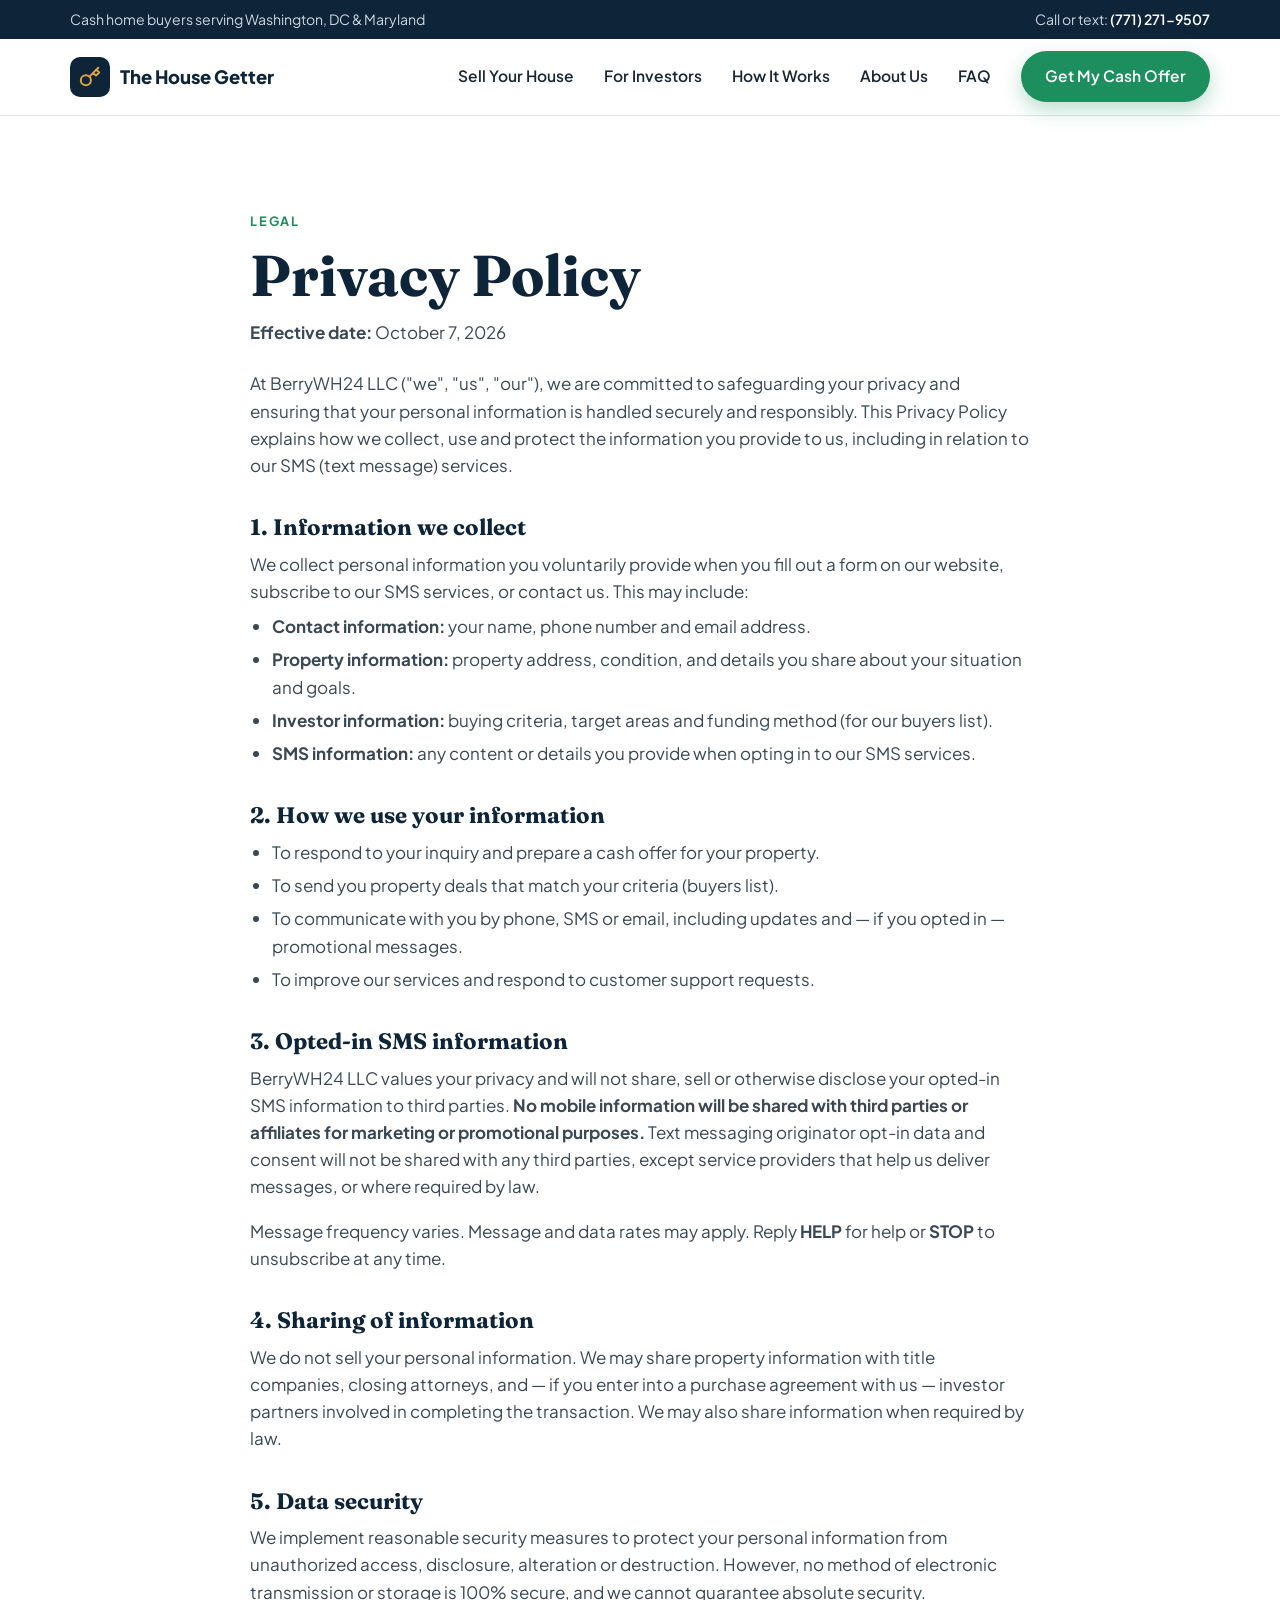
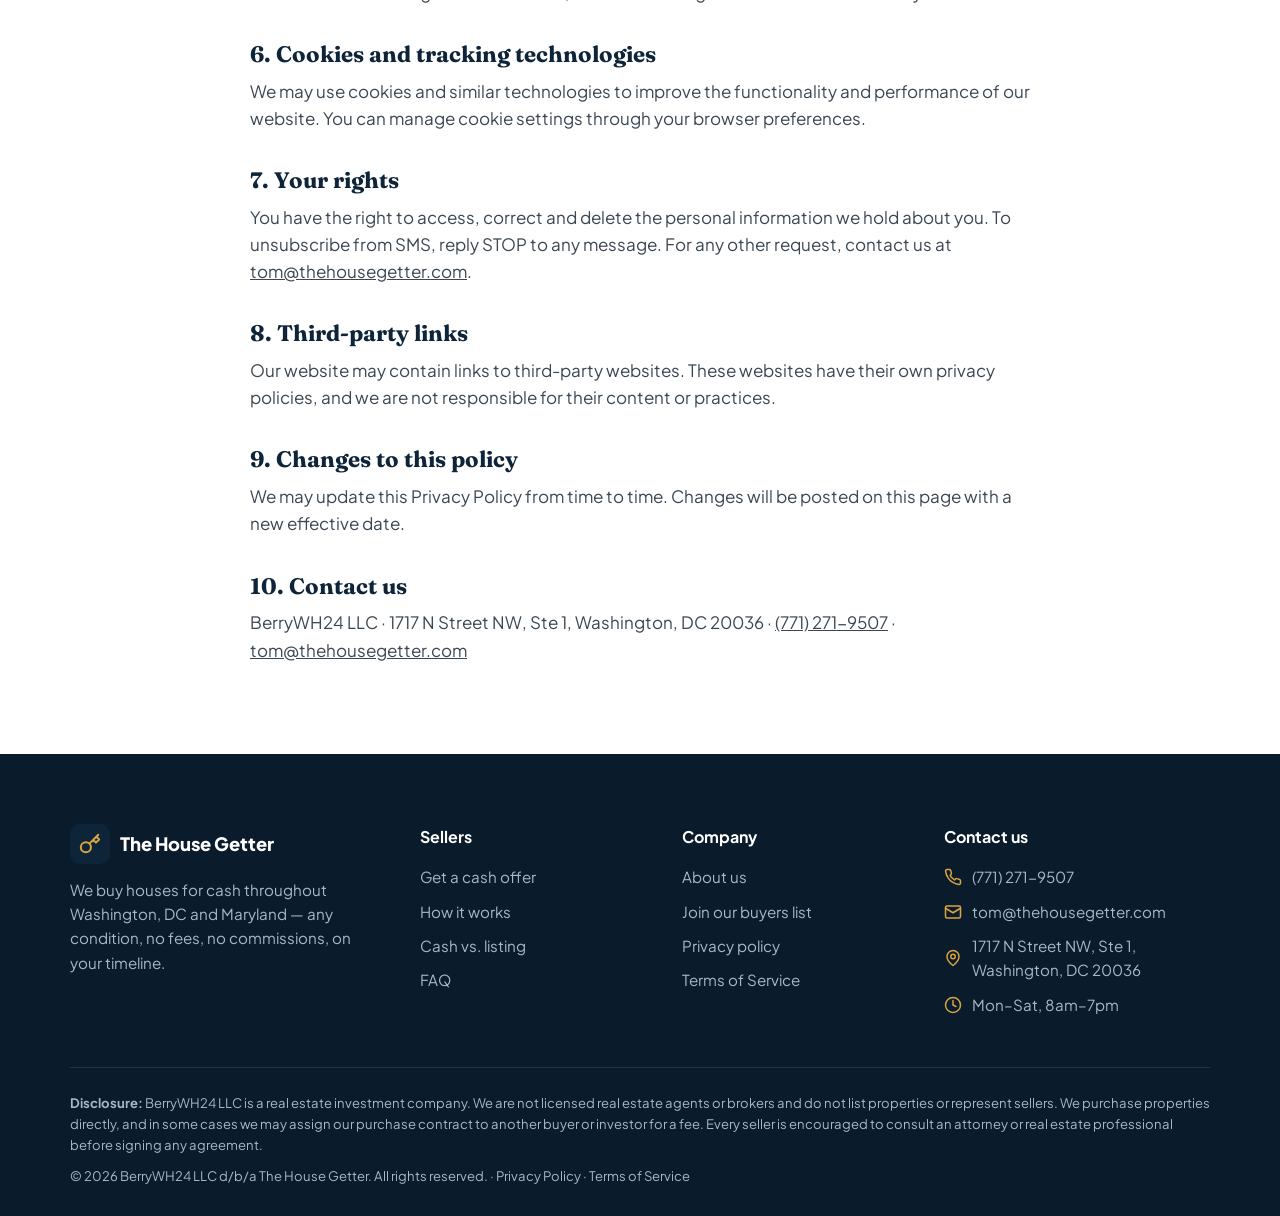
<file: privacy.html>
<!DOCTYPE html>
<html lang="en">
<head>
  <meta charset="UTF-8">
  <meta name="viewport" content="width=device-width, initial-scale=1">
  <title>Privacy Policy</title>
  <meta name="robots" content="noindex">
  <link rel="preconnect" href="https://fonts.googleapis.com">
  <link rel="preconnect" href="https://fonts.gstatic.com" crossorigin>
  <link href="https://fonts.googleapis.com/css2?family=Fraunces:opsz,wght@9..144,600;9..144,700&family=Plus+Jakarta+Sans:wght@400;500;600;700;800&display=swap" rel="stylesheet">
  <link rel="stylesheet" href="assets/styles.css">
</head>
<body data-page="privacy">
  <div id="site-header">
    <div class="topbar"><div class="container">
      <span class="hide-sm">Cash home buyers serving <span data-c="serviceArea">Washington, DC &amp; Maryland</span></span>
      <span>Call or text: <a data-href="tel" data-c="phone" href="tel:7712719507">(771) 271-9507</a></span>
    </div></div>
    <header class="site-header"><div class="container">
      <a href="index.html" class="logo"><span class="logo-mark"><svg width="22" height="22" viewBox="0 0 24 24" fill="none" stroke="currentColor" stroke-width="2.2" stroke-linecap="round" stroke-linejoin="round"><circle cx="7.5" cy="15.5" r="5.5"></circle><path d="m21 2-9.6 9.6M15.5 7.5l3 3L22 7l-3-3"></path></svg></span><span data-c="company">The House Getter</span></a>
      <button class="nav-toggle" aria-label="Open menu" aria-expanded="false"><span></span><span></span><span></span></button>
      <nav class="nav">
        <a href="sell.html">Sell Your House</a>
        <a href="buyers.html">For Investors</a>
        <a href="index.html#how">How It Works</a>
        <a href="about.html">About Us</a>
        <a href="index.html#faq">FAQ</a>
        <a href="sell.html#offer" class="btn btn-primary">Get My Cash Offer</a>
      </nav>
    </div></header></div>

  <main class="section">
    <div class="container legal">
      <span class="eyebrow">Legal</span>
      <h1>Privacy Policy</h1>
      <p style="margin-top:10px"><strong>Effective date:</strong> October 7, 2026</p>

      <p style="margin-top:24px">At <span data-c="legalName">BerryWH24 LLC</span> ("we", "us", "our"), we are committed to safeguarding your privacy and ensuring that your personal information is handled securely and responsibly. This Privacy Policy explains how we collect, use and protect the information you provide to us, including in relation to our SMS (text message) services.</p>

      <h2>1. Information we collect</h2>
      <p>We collect personal information you voluntarily provide when you fill out a form on our website, subscribe to our SMS services, or contact us. This may include:</p>
      <ul>
        <li><strong>Contact information:</strong> your name, phone number and email address.</li>
        <li><strong>Property information:</strong> property address, condition, and details you share about your situation and goals.</li>
        <li><strong>Investor information:</strong> buying criteria, target areas and funding method (for our buyers list).</li>
        <li><strong>SMS information:</strong> any content or details you provide when opting in to our SMS services.</li>
      </ul>

      <h2>2. How we use your information</h2>
      <ul>
        <li>To respond to your inquiry and prepare a cash offer for your property.</li>
        <li>To send you property deals that match your criteria (buyers list).</li>
        <li>To communicate with you by phone, SMS or email, including updates and — if you opted in — promotional messages.</li>
        <li>To improve our services and respond to customer support requests.</li>
      </ul>

      <h2>3. Opted-in SMS information</h2>
      <p><span data-c="legalName">BerryWH24 LLC</span> values your privacy and will not share, sell or otherwise disclose your opted-in SMS information to third parties. <strong>No mobile information will be shared with third parties or affiliates for marketing or promotional purposes.</strong> Text messaging originator opt-in data and consent will not be shared with any third parties, except service providers that help us deliver messages, or where required by law.</p>
      <p>Message frequency varies. Message and data rates may apply. Reply <strong>HELP</strong> for help or <strong>STOP</strong> to unsubscribe at any time.</p>

      <h2>4. Sharing of information</h2>
      <p>We do not sell your personal information. We may share property information with title companies, closing attorneys, and — if you enter into a purchase agreement with us — investor partners involved in completing the transaction. We may also share information when required by law.</p>

      <h2>5. Data security</h2>
      <p>We implement reasonable security measures to protect your personal information from unauthorized access, disclosure, alteration or destruction. However, no method of electronic transmission or storage is 100% secure, and we cannot guarantee absolute security.</p>

      <h2>6. Cookies and tracking technologies</h2>
      <p>We may use cookies and similar technologies to improve the functionality and performance of our website. You can manage cookie settings through your browser preferences.</p>

      <h2>7. Your rights</h2>
      <p>You have the right to access, correct and delete the personal information we hold about you. To unsubscribe from SMS, reply STOP to any message. For any other request, contact us at <a data-href="mailto" data-c="email">tom@thehousegetter.com</a>.</p>

      <h2>8. Third-party links</h2>
      <p>Our website may contain links to third-party websites. These websites have their own privacy policies, and we are not responsible for their content or practices.</p>

      <h2>9. Changes to this policy</h2>
      <p>We may update this Privacy Policy from time to time. Changes will be posted on this page with a new effective date.</p>

      <h2>10. Contact us</h2>
      <p><span data-c="legalName">BerryWH24 LLC</span> · <span data-c="address">1717 N Street NW, Ste 1, Washington, DC 20036</span> · <a data-href="tel" data-c="phone">(771) 271-9507</a> · <a data-href="mailto" data-c="email">tom@thehousegetter.com</a></p>
    </div>
  </main>

  <div id="site-footer">
    <footer class="site-footer"><div class="container">
      <div class="footer-grid">
        <div>
          <a href="index.html" class="logo"><span class="logo-mark"><svg width="22" height="22" viewBox="0 0 24 24" fill="none" stroke="currentColor" stroke-width="2.2" stroke-linecap="round" stroke-linejoin="round"><circle cx="7.5" cy="15.5" r="5.5"></circle><path d="m21 2-9.6 9.6M15.5 7.5l3 3L22 7l-3-3"></path></svg></span><span data-c="company">The House Getter</span></a>
          <p>We buy houses for cash throughout Washington, DC and Maryland — any condition, no fees, no commissions, on your timeline.</p>
        </div>
        <div>
          <h4>Sellers</h4>
          <ul>
            <li><a href="sell.html#offer">Get a cash offer</a></li>
            <li><a href="index.html#how">How it works</a></li>
            <li><a href="index.html#compare">Cash vs. listing</a></li>
            <li><a href="index.html#faq">FAQ</a></li>
          </ul>
        </div>
        <div>
          <h4>Company</h4>
          <ul>
            <li><a href="about.html">About us</a></li>
            <li><a href="buyers.html">Join our buyers list</a></li>
            <li><a href="privacy.html">Privacy policy</a></li>
            <li><a href="terms.html">Terms of Service</a></li>
          </ul>
        </div>
        <div>
          <h4>Contact us</h4>
          <ul class="footer-contact">
            <li><svg width="18" height="18" viewBox="0 0 24 24" fill="none" stroke="currentColor" stroke-width="2" stroke-linecap="round" stroke-linejoin="round"><path d="M22 16.9v3a2 2 0 0 1-2.2 2 19.8 19.8 0 0 1-8.6-3.1 19.5 19.5 0 0 1-6-6A19.8 19.8 0 0 1 2.1 4.2 2 2 0 0 1 4.1 2h3a2 2 0 0 1 2 1.7c.1 1 .4 1.9.7 2.8a2 2 0 0 1-.5 2.1L8 9.9a16 16 0 0 0 6 6l1.3-1.3a2 2 0 0 1 2.1-.4c.9.3 1.8.6 2.8.7a2 2 0 0 1 1.7 2z"></path></svg><a data-href="tel" data-c="phone" href="tel:7712719507">(771) 271-9507</a></li>
            <li><svg width="18" height="18" viewBox="0 0 24 24" fill="none" stroke="currentColor" stroke-width="2" stroke-linecap="round" stroke-linejoin="round"><rect x="2" y="4" width="20" height="16" rx="2"></rect><path d="m22 7-10 6L2 7"></path></svg><a data-href="mailto" data-c="email" href="mailto:tom@thehousegetter.com">tom@thehousegetter.com</a></li>
            <li><svg width="18" height="18" viewBox="0 0 24 24" fill="none" stroke="currentColor" stroke-width="2" stroke-linecap="round" stroke-linejoin="round"><path d="M20 10c0 6-8 12-8 12s-8-6-8-12a8 8 0 0 1 16 0z"></path><circle cx="12" cy="10" r="3"></circle></svg><span data-c="address">1717 N Street NW, Ste 1, Washington, DC 20036</span></li>
            <li><svg width="18" height="18" viewBox="0 0 24 24" fill="none" stroke="currentColor" stroke-width="2" stroke-linecap="round" stroke-linejoin="round"><circle cx="12" cy="12" r="10"></circle><path d="M12 6v6l4 2"></path></svg><span data-c="hours">Mon–Sat, 8am–7pm</span></li>
          </ul>
        </div>
      </div>
      <div class="footer-bottom">
        <p><strong>Disclosure:</strong> <span data-c="legalName">BerryWH24 LLC</span> is a real estate investment company. We are not licensed real estate agents or brokers and do not list properties or represent sellers. We purchase properties directly, and in some cases we may assign our purchase contract to another buyer or investor for a fee. Every seller is encouraged to consult an attorney or real estate professional before signing any agreement.</p>
        <p>© <span data-year="">2026</span> <span data-c="legalName">BerryWH24 LLC</span> d/b/a <span data-c="company">The House Getter</span>. All rights reserved. · <a href="privacy.html">Privacy Policy</a> · <a href="terms.html">Terms of Service</a></p>
      </div>
    </div></footer></div>
  <script src="assets/main.js"></script>
</body>
</html>
</file>
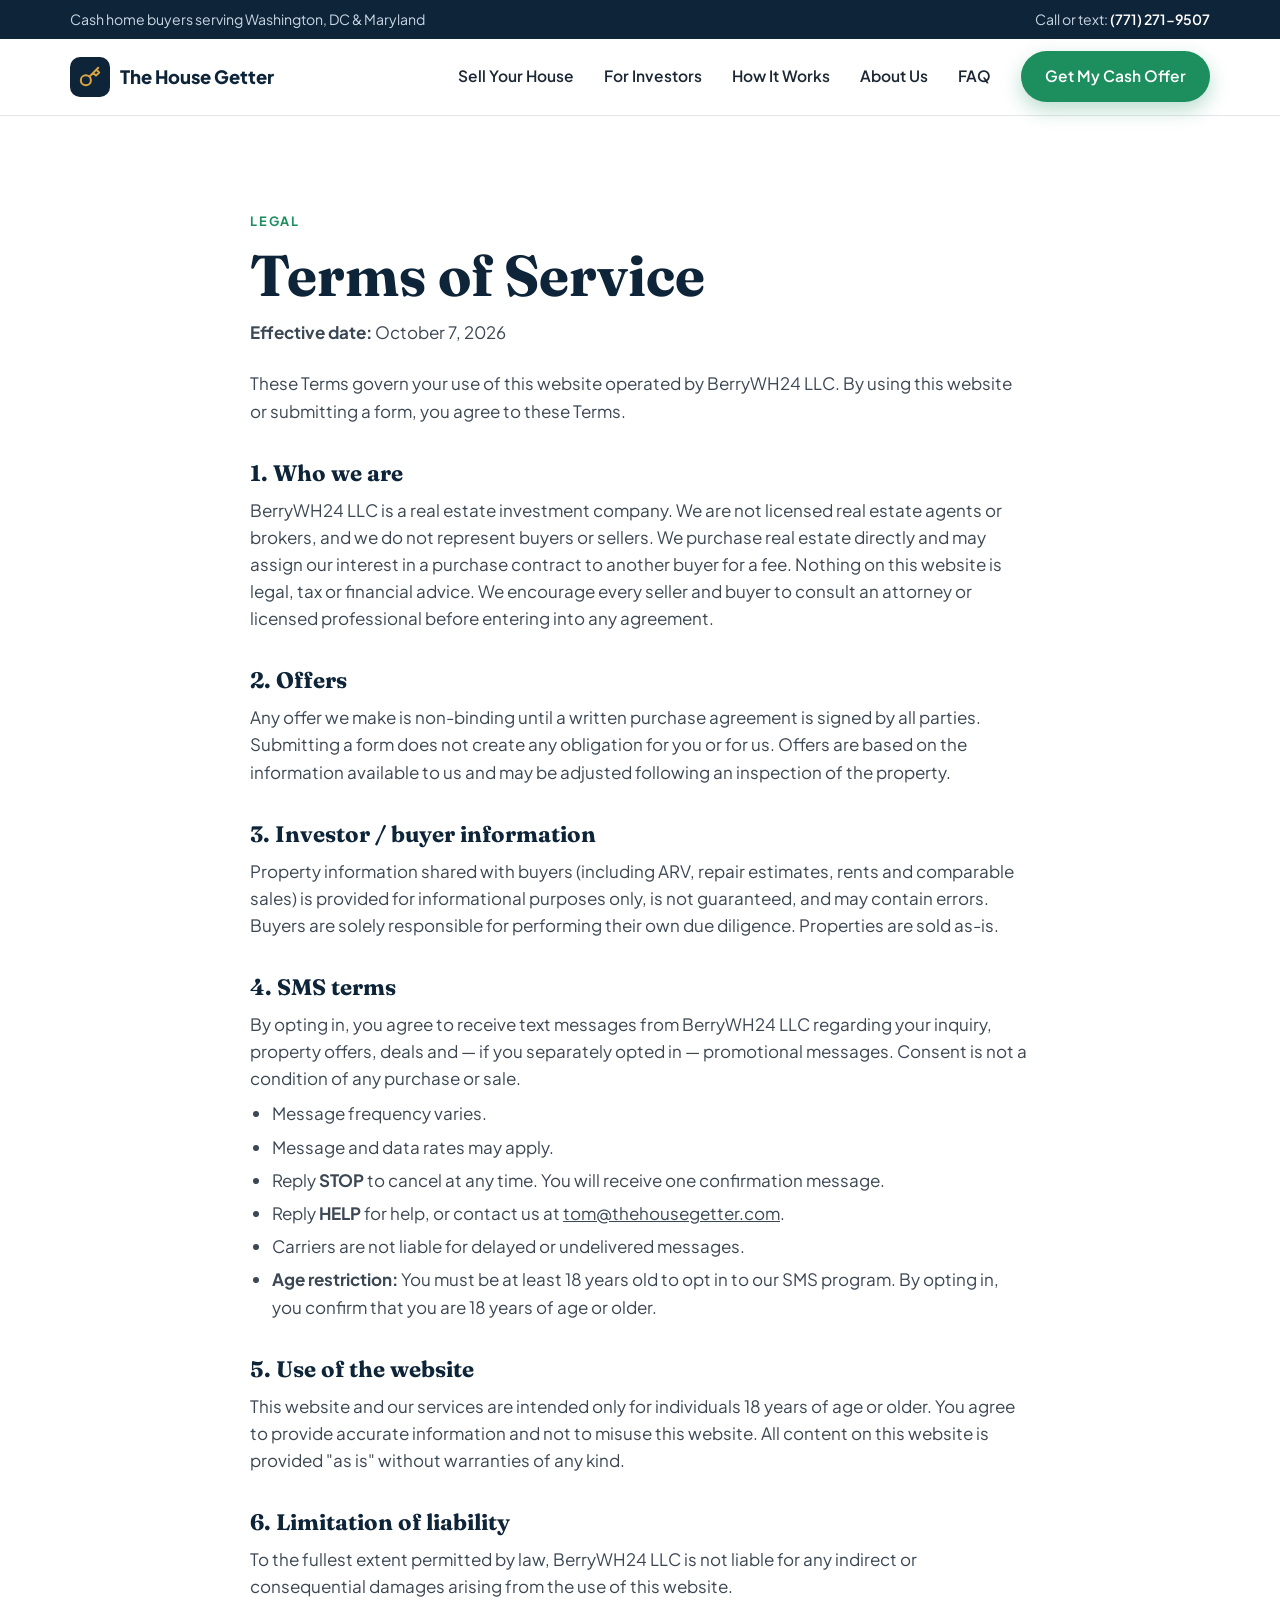
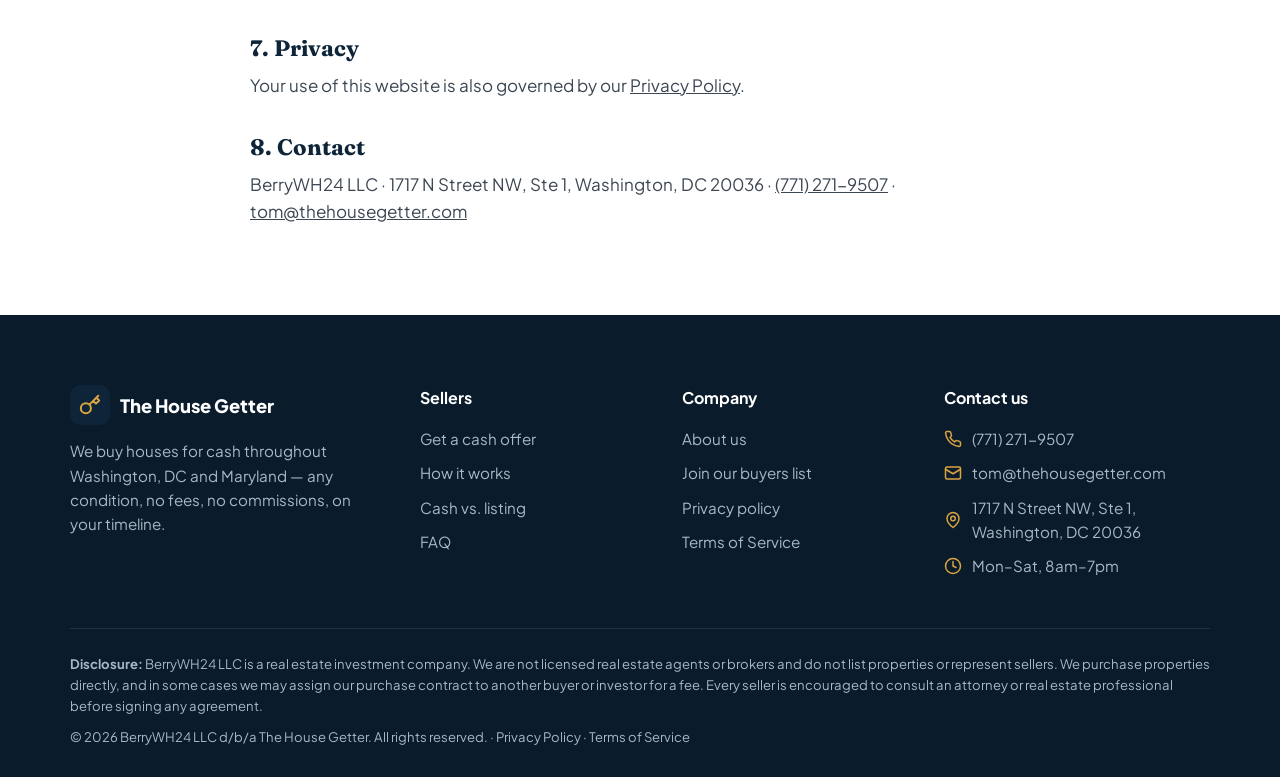
<file: terms.html>
<!DOCTYPE html>
<html lang="en">
<head>
  <meta charset="UTF-8">
  <meta name="viewport" content="width=device-width, initial-scale=1">
  <title>Terms of Service</title>
  <meta name="robots" content="noindex">
  <link rel="preconnect" href="https://fonts.googleapis.com">
  <link rel="preconnect" href="https://fonts.gstatic.com" crossorigin>
  <link href="https://fonts.googleapis.com/css2?family=Fraunces:opsz,wght@9..144,600;9..144,700&family=Plus+Jakarta+Sans:wght@400;500;600;700;800&display=swap" rel="stylesheet">
  <link rel="stylesheet" href="assets/styles.css">
</head>
<body data-page="terms">
  <div id="site-header">
    <div class="topbar"><div class="container">
      <span class="hide-sm">Cash home buyers serving <span data-c="serviceArea">Washington, DC &amp; Maryland</span></span>
      <span>Call or text: <a data-href="tel" data-c="phone" href="tel:7712719507">(771) 271-9507</a></span>
    </div></div>
    <header class="site-header"><div class="container">
      <a href="index.html" class="logo"><span class="logo-mark"><svg width="22" height="22" viewBox="0 0 24 24" fill="none" stroke="currentColor" stroke-width="2.2" stroke-linecap="round" stroke-linejoin="round"><circle cx="7.5" cy="15.5" r="5.5"></circle><path d="m21 2-9.6 9.6M15.5 7.5l3 3L22 7l-3-3"></path></svg></span><span data-c="company">The House Getter</span></a>
      <button class="nav-toggle" aria-label="Open menu" aria-expanded="false"><span></span><span></span><span></span></button>
      <nav class="nav">
        <a href="sell.html">Sell Your House</a>
        <a href="buyers.html">For Investors</a>
        <a href="index.html#how">How It Works</a>
        <a href="about.html">About Us</a>
        <a href="index.html#faq">FAQ</a>
        <a href="sell.html#offer" class="btn btn-primary">Get My Cash Offer</a>
      </nav>
    </div></header></div>

  <main class="section">
    <div class="container legal">
      <span class="eyebrow">Legal</span>
      <h1>Terms of Service</h1>
      <p style="margin-top:10px"><strong>Effective date:</strong> October 7, 2026</p>

      <p style="margin-top:24px">These Terms govern your use of this website operated by <span data-c="legalName">BerryWH24 LLC</span>. By using this website or submitting a form, you agree to these Terms.</p>

      <h2>1. Who we are</h2>
      <p><span data-c="legalName">BerryWH24 LLC</span> is a real estate investment company. We are not licensed real estate agents or brokers, and we do not represent buyers or sellers. We purchase real estate directly and may assign our interest in a purchase contract to another buyer for a fee. Nothing on this website is legal, tax or financial advice. We encourage every seller and buyer to consult an attorney or licensed professional before entering into any agreement.</p>

      <h2>2. Offers</h2>
      <p>Any offer we make is non-binding until a written purchase agreement is signed by all parties. Submitting a form does not create any obligation for you or for us. Offers are based on the information available to us and may be adjusted following an inspection of the property.</p>

      <h2>3. Investor / buyer information</h2>
      <p>Property information shared with buyers (including ARV, repair estimates, rents and comparable sales) is provided for informational purposes only, is not guaranteed, and may contain errors. Buyers are solely responsible for performing their own due diligence. Properties are sold as-is.</p>

      <h2>4. SMS terms</h2>
      <p>By opting in, you agree to receive text messages from <span data-c="legalName">BerryWH24 LLC</span> regarding your inquiry, property offers, deals and — if you separately opted in — promotional messages. Consent is not a condition of any purchase or sale.</p>
      <ul>
        <li>Message frequency varies.</li>
        <li>Message and data rates may apply.</li>
        <li>Reply <strong>STOP</strong> to cancel at any time. You will receive one confirmation message.</li>
        <li>Reply <strong>HELP</strong> for help, or contact us at <a data-href="mailto" data-c="email">tom@thehousegetter.com</a>.</li>
        <li>Carriers are not liable for delayed or undelivered messages.</li>
        <li><strong>Age restriction:</strong> You must be at least 18 years old to opt in to our SMS program. By opting in, you confirm that you are 18 years of age or older.</li>
      </ul>

      <h2>5. Use of the website</h2>
      <p>This website and our services are intended only for individuals 18 years of age or older. You agree to provide accurate information and not to misuse this website. All content on this website is provided "as is" without warranties of any kind.</p>

      <h2>6. Limitation of liability</h2>
      <p>To the fullest extent permitted by law, <span data-c="legalName">BerryWH24 LLC</span> is not liable for any indirect or consequential damages arising from the use of this website.</p>

      <h2>7. Privacy</h2>
      <p>Your use of this website is also governed by our <a href="privacy.html">Privacy Policy</a>.</p>

      <h2>8. Contact</h2>
      <p><span data-c="legalName">BerryWH24 LLC</span> · <span data-c="address">1717 N Street NW, Ste 1, Washington, DC 20036</span> · <a data-href="tel" data-c="phone">(771) 271-9507</a> · <a data-href="mailto" data-c="email">tom@thehousegetter.com</a></p>
    </div>
  </main>

  <div id="site-footer">
    <footer class="site-footer"><div class="container">
      <div class="footer-grid">
        <div>
          <a href="index.html" class="logo"><span class="logo-mark"><svg width="22" height="22" viewBox="0 0 24 24" fill="none" stroke="currentColor" stroke-width="2.2" stroke-linecap="round" stroke-linejoin="round"><circle cx="7.5" cy="15.5" r="5.5"></circle><path d="m21 2-9.6 9.6M15.5 7.5l3 3L22 7l-3-3"></path></svg></span><span data-c="company">The House Getter</span></a>
          <p>We buy houses for cash throughout Washington, DC and Maryland — any condition, no fees, no commissions, on your timeline.</p>
        </div>
        <div>
          <h4>Sellers</h4>
          <ul>
            <li><a href="sell.html#offer">Get a cash offer</a></li>
            <li><a href="index.html#how">How it works</a></li>
            <li><a href="index.html#compare">Cash vs. listing</a></li>
            <li><a href="index.html#faq">FAQ</a></li>
          </ul>
        </div>
        <div>
          <h4>Company</h4>
          <ul>
            <li><a href="about.html">About us</a></li>
            <li><a href="buyers.html">Join our buyers list</a></li>
            <li><a href="privacy.html">Privacy policy</a></li>
            <li><a href="terms.html">Terms of Service</a></li>
          </ul>
        </div>
        <div>
          <h4>Contact us</h4>
          <ul class="footer-contact">
            <li><svg width="18" height="18" viewBox="0 0 24 24" fill="none" stroke="currentColor" stroke-width="2" stroke-linecap="round" stroke-linejoin="round"><path d="M22 16.9v3a2 2 0 0 1-2.2 2 19.8 19.8 0 0 1-8.6-3.1 19.5 19.5 0 0 1-6-6A19.8 19.8 0 0 1 2.1 4.2 2 2 0 0 1 4.1 2h3a2 2 0 0 1 2 1.7c.1 1 .4 1.9.7 2.8a2 2 0 0 1-.5 2.1L8 9.9a16 16 0 0 0 6 6l1.3-1.3a2 2 0 0 1 2.1-.4c.9.3 1.8.6 2.8.7a2 2 0 0 1 1.7 2z"></path></svg><a data-href="tel" data-c="phone" href="tel:7712719507">(771) 271-9507</a></li>
            <li><svg width="18" height="18" viewBox="0 0 24 24" fill="none" stroke="currentColor" stroke-width="2" stroke-linecap="round" stroke-linejoin="round"><rect x="2" y="4" width="20" height="16" rx="2"></rect><path d="m22 7-10 6L2 7"></path></svg><a data-href="mailto" data-c="email" href="mailto:tom@thehousegetter.com">tom@thehousegetter.com</a></li>
            <li><svg width="18" height="18" viewBox="0 0 24 24" fill="none" stroke="currentColor" stroke-width="2" stroke-linecap="round" stroke-linejoin="round"><path d="M20 10c0 6-8 12-8 12s-8-6-8-12a8 8 0 0 1 16 0z"></path><circle cx="12" cy="10" r="3"></circle></svg><span data-c="address">1717 N Street NW, Ste 1, Washington, DC 20036</span></li>
            <li><svg width="18" height="18" viewBox="0 0 24 24" fill="none" stroke="currentColor" stroke-width="2" stroke-linecap="round" stroke-linejoin="round"><circle cx="12" cy="12" r="10"></circle><path d="M12 6v6l4 2"></path></svg><span data-c="hours">Mon–Sat, 8am–7pm</span></li>
          </ul>
        </div>
      </div>
      <div class="footer-bottom">
        <p><strong>Disclosure:</strong> <span data-c="legalName">BerryWH24 LLC</span> is a real estate investment company. We are not licensed real estate agents or brokers and do not list properties or represent sellers. We purchase properties directly, and in some cases we may assign our purchase contract to another buyer or investor for a fee. Every seller is encouraged to consult an attorney or real estate professional before signing any agreement.</p>
        <p>© <span data-year="">2026</span> <span data-c="legalName">BerryWH24 LLC</span> d/b/a <span data-c="company">The House Getter</span>. All rights reserved. · <a href="privacy.html">Privacy Policy</a> · <a href="terms.html">Terms of Service</a></p>
      </div>
    </div></footer></div>
  <script src="assets/main.js"></script>
</body>
</html>
</file>
<file: assets/styles.css>
/* ===== Base ===== */
:root {
  --navy: #0e2438;
  --navy-2: #163452;
  --ink: #1b2733;
  --muted: #5b6875;
  --line: #e3e7ec;
  --cream: #f7f5f0;
  --white: #ffffff;
  --green: #1d8f5f;
  --green-dark: #146b47;
  --gold: #d9a441;
  --red: #c94a3d;
  --radius: 14px;
  --shadow: 0 10px 30px rgba(14, 36, 56, 0.10);
  --max: 1180px;
}

* { box-sizing: border-box; margin: 0; padding: 0; }
html { scroll-behavior: smooth; }
body {
  font-family: "Plus Jakarta Sans", system-ui, -apple-system, sans-serif;
  color: var(--ink);
  background: var(--white);
  line-height: 1.6;
  font-size: 17px;
}
img { max-width: 100%; display: block; }
a { color: inherit; }
h1, h2, h3 { font-family: "Fraunces", Georgia, serif; line-height: 1.15; color: var(--navy); font-weight: 700; }
h1 { font-size: clamp(2.2rem, 5vw, 3.6rem); }
h2 { font-size: clamp(1.8rem, 3.6vw, 2.6rem); }
h3 { font-size: 1.25rem; }
p + p { margin-top: 1em; }

.container { width: 100%; max-width: var(--max); margin: 0 auto; padding: 0 20px; }
.section { padding: 90px 0; }
.section-cream { background: var(--cream); }
.section-navy { background: var(--navy); color: #dbe4ee; }
.section-navy h2, .section-navy h3 { color: var(--white); }
.eyebrow {
  display: inline-block; font-size: .8rem; font-weight: 700; letter-spacing: .14em;
  text-transform: uppercase; color: var(--green); margin-bottom: 12px;
}
.section-navy .eyebrow { color: var(--gold); }
.lead { font-size: 1.15rem; color: var(--muted); max-width: 640px; }
.section-head { text-align: center; margin-bottom: 54px; }
.section-head .lead { margin: 14px auto 0; }

/* ===== Buttons ===== */
.btn {
  display: inline-flex; align-items: center; justify-content: center; gap: 8px;
  padding: 15px 28px; border-radius: 999px; font-weight: 700; font-size: 1rem;
  text-decoration: none; border: 2px solid transparent; cursor: pointer;
  transition: transform .15s ease, background .15s ease, box-shadow .15s ease;
  font-family: inherit;
}
.btn:hover { transform: translateY(-2px); }
.btn-primary { background: var(--green); color: var(--white); box-shadow: 0 8px 20px rgba(29, 143, 95, .3); }
.btn-primary:hover { background: var(--green-dark); }
.btn-outline { border-color: var(--navy); color: var(--navy); background: transparent; }
.btn-outline:hover { background: var(--navy); color: var(--white); }
.btn-light { background: var(--white); color: var(--navy); }
.btn-ghost { border-color: rgba(255,255,255,.6); color: var(--white); }
.btn-ghost:hover { background: rgba(255,255,255,.12); }
.btn-block { width: 100%; }

/* ===== Header ===== */
.topbar { background: var(--navy); color: #c9d6e3; font-size: .88rem; }
.topbar .container { display: flex; justify-content: space-between; align-items: center; padding-top: 8px; padding-bottom: 8px; gap: 12px; }
.topbar a { text-decoration: none; color: var(--white); font-weight: 600; }
.site-header {
  position: sticky; top: 0; z-index: 50; background: rgba(255,255,255,.96);
  backdrop-filter: blur(8px); border-bottom: 1px solid var(--line);
}
.site-header .container { display: flex; align-items: center; justify-content: space-between; height: 76px; }
.logo { display: flex; align-items: center; gap: 10px; text-decoration: none; font-weight: 800; color: var(--navy); font-size: 1.15rem; }
.logo-mark {
  width: 40px; height: 40px; border-radius: 10px; background: var(--navy);
  display: grid; place-items: center; color: var(--gold);
}
.nav { display: flex; align-items: center; gap: 30px; }
.nav a { text-decoration: none; font-weight: 600; color: var(--ink); font-size: .97rem; }
.nav a:hover, .nav a.active { color: var(--green); }
.nav .btn { padding: 11px 22px; color: var(--white); }
.nav-toggle { display: none; background: none; border: 0; cursor: pointer; padding: 8px; }
.nav-toggle span { display: block; width: 24px; height: 2px; background: var(--navy); margin: 5px 0; }

/* ===== Hero ===== */
.hero {
  position: relative; color: var(--white); padding: 110px 0 120px;
  background: linear-gradient(100deg, rgba(14,36,56,.92) 0%, rgba(14,36,56,.75) 45%, rgba(14,36,56,.25) 100%),
    var(--hero-img) center/cover no-repeat;
}
.hero h1 { color: var(--white); max-width: 680px; }
.hero h1 em { font-style: normal; color: var(--gold); }
.hero .lead { color: #d6e0ea; margin-top: 18px; }
.hero-grid { display: grid; grid-template-columns: 1.2fr .9fr; gap: 50px; align-items: center; }
.hero-badges { display: flex; flex-wrap: wrap; gap: 10px 22px; margin-top: 28px; }
.hero-badges span { display: flex; align-items: center; gap: 8px; font-weight: 600; font-size: .95rem; }
.hero-badges svg { color: var(--gold); flex-shrink: 0; }
.hero-actions { display: flex; flex-wrap: wrap; gap: 14px; margin-top: 32px; }
.hero-small { padding: 80px 0 90px; }

.quick-card {
  background: var(--white); color: var(--ink); border-radius: 18px; padding: 32px;
  box-shadow: 0 25px 60px rgba(0,0,0,.25);
}
.quick-card h3 { margin-bottom: 6px; }
.quick-card p { color: var(--muted); font-size: .95rem; margin-bottom: 18px; }

/* ===== Trust strip ===== */
.trust-strip { background: var(--white); border-bottom: 1px solid var(--line); }
.trust-strip .container { display: grid; grid-template-columns: repeat(4, 1fr); }
.trust-item { display: flex; align-items: center; gap: 14px; padding: 26px 18px; }
.trust-item + .trust-item { border-left: 1px solid var(--line); }
.trust-icon { width: 46px; height: 46px; border-radius: 12px; background: #e8f4ee; color: var(--green); display: grid; place-items: center; flex-shrink: 0; }
.trust-item strong { display: block; color: var(--navy); }
.trust-item small { color: var(--muted); font-size: .85rem; }

/* ===== Cards & grids ===== */
.grid-3 { display: grid; grid-template-columns: repeat(3, 1fr); gap: 26px; }
.grid-2 { display: grid; grid-template-columns: 1fr 1fr; gap: 30px; }
.card { background: var(--white); border: 1px solid var(--line); border-radius: var(--radius); padding: 30px; box-shadow: var(--shadow); }
.card h3 { margin: 14px 0 8px; }
.card p { color: var(--muted); font-size: .97rem; }
.icon-badge { width: 52px; height: 52px; border-radius: 14px; background: var(--navy); color: var(--gold); display: grid; place-items: center; }

/* Situations */
.situation { display: flex; gap: 16px; align-items: flex-start; padding: 24px; }
.situation h3 { margin: 0 0 4px; font-size: 1.1rem; }

/* ===== Comparison ===== */
.compare { display: grid; grid-template-columns: 1fr 1fr; border-radius: 18px; overflow: hidden; box-shadow: var(--shadow); }
.compare-col { padding: 40px; }
.compare-col h3 { font-size: 1.6rem; margin-bottom: 22px; }
.compare-ours { background: var(--navy); color: #e6edf4; }
.compare-ours h3 { color: var(--white); }
.compare-theirs { background: var(--white); border: 1px solid var(--line); }
.compare-col ul { list-style: none; display: grid; gap: 14px; }
.compare-col li { display: flex; gap: 12px; align-items: flex-start; }
.compare-col li svg { flex-shrink: 0; margin-top: 3px; }
.yes { color: #3fd08f; }
.no { color: var(--red); }

/* ===== Steps (How it works) ===== */
.step { display: grid; grid-template-columns: 1fr 1fr; gap: 60px; align-items: center; }
.step + .step { margin-top: 80px; }
.step:nth-child(even) .step-img { order: 2; }
.step-img { position: relative; }
.step-img img { border-radius: 18px; aspect-ratio: 4/3; object-fit: cover; width: 100%; box-shadow: var(--shadow); }
.step-num {
  position: absolute; top: -18px; left: -18px; width: 64px; height: 64px; border-radius: 50%;
  background: var(--gold); color: var(--navy); font-family: "Fraunces", serif; font-weight: 700;
  font-size: 1.7rem; display: grid; place-items: center; box-shadow: var(--shadow);
}
.step h3 { font-size: clamp(1.6rem, 3vw, 2.2rem); margin-bottom: 14px; }
.step p { color: var(--muted); font-size: 1.05rem; }

/* ===== Audience split ===== */
.audience { position: relative; border-radius: 20px; overflow: hidden; min-height: 400px; display: flex; align-items: flex-end; color: var(--white); text-decoration: none; }
.audience img { position: absolute; inset: 0; width: 100%; height: 100%; object-fit: cover; transition: transform .5s ease; }
.audience:hover img { transform: scale(1.05); }
.audience::after { content: ""; position: absolute; inset: 0; background: linear-gradient(to top, rgba(14,36,56,.95) 10%, rgba(14,36,56,.2) 70%); }
.audience-body { position: relative; z-index: 1; padding: 36px; }
.audience-body h3 { color: var(--white); font-size: 1.9rem; margin: 6px 0 10px; }
.audience-body p { color: #d6e0ea; margin-bottom: 20px; }

/* ===== Split with image ===== */
.split { display: grid; grid-template-columns: 1fr 1fr; gap: 60px; align-items: center; }
.split img { border-radius: 18px; box-shadow: var(--shadow); aspect-ratio: 5/4; object-fit: cover; width: 100%; }
.check-list { list-style: none; display: grid; gap: 12px; margin-top: 22px; }
.check-list li { display: flex; gap: 12px; }
.check-list svg { color: var(--green); flex-shrink: 0; margin-top: 4px; }

/* ===== Deals ===== */
.deal { background: var(--white); border-radius: var(--radius); overflow: hidden; border: 1px solid var(--line); box-shadow: var(--shadow); }
.deal-img { position: relative; }
.deal-img img { aspect-ratio: 3/2; object-fit: cover; width: 100%; }
.tag { position: absolute; top: 14px; left: 14px; background: var(--gold); color: var(--navy); font-weight: 700; font-size: .78rem; padding: 5px 12px; border-radius: 999px; text-transform: uppercase; letter-spacing: .06em; }
.deal-body { padding: 22px; }
.deal-body h3 { font-size: 1.15rem; margin-bottom: 4px; }
.deal-meta { color: var(--muted); font-size: .9rem; }
.deal-figures { display: grid; grid-template-columns: repeat(3, 1fr); gap: 8px; margin-top: 16px; padding-top: 16px; border-top: 1px solid var(--line); }
.deal-figures small { display: block; color: var(--muted); font-size: .75rem; text-transform: uppercase; letter-spacing: .05em; }
.deal-figures strong { color: var(--navy); }
.note { font-size: .85rem; color: var(--muted); text-align: center; margin-top: 22px; }

/* ===== FAQ ===== */
.faq { max-width: 820px; margin: 0 auto; }
.faq details { background: var(--white); border: 1px solid var(--line); border-radius: 12px; margin-bottom: 12px; }
.faq summary { cursor: pointer; padding: 20px 24px; font-weight: 700; color: var(--navy); list-style: none; display: flex; justify-content: space-between; gap: 16px; }
.faq summary::-webkit-details-marker { display: none; }
.faq summary::after { content: "+"; font-size: 1.4rem; line-height: 1; color: var(--green); }
.faq details[open] summary::after { content: "–"; }
.faq details p { padding: 0 24px 22px; color: var(--muted); }

/* ===== CTA band ===== */
.cta-band {
  position: relative; border-radius: 22px; overflow: hidden; padding: 64px 56px; color: var(--white);
  background: linear-gradient(110deg, var(--navy) 30%, rgba(14,36,56,.7)), var(--cta-img) center/cover;
  display: flex; justify-content: space-between; align-items: center; gap: 30px; flex-wrap: wrap;
}
.cta-band h2 { color: var(--white); }
.cta-band p { color: #d6e0ea; margin-top: 8px; font-size: 1.1rem; }

/* ===== Forms ===== */
.form-card { background: var(--white); border-radius: 18px; padding: 40px; box-shadow: var(--shadow); border: 1px solid var(--line); }
.form-grid { display: grid; grid-template-columns: 1fr 1fr; gap: 16px 18px; }
.form-grid .full { grid-column: 1 / -1; }
label { display: block; font-weight: 600; font-size: .9rem; color: var(--navy); margin-bottom: 6px; }
label .req { color: var(--red); }
input, select, textarea {
  width: 100%; padding: 13px 14px; border: 1.5px solid #d3dae2; border-radius: 10px;
  font: inherit; font-size: .98rem; color: var(--ink); background: var(--white);
}
input:focus, select:focus, textarea:focus { outline: none; border-color: var(--green); box-shadow: 0 0 0 4px rgba(29,143,95,.12); }
textarea { min-height: 110px; resize: vertical; }
fieldset { border: 0; }
legend { font-family: "Fraunces", serif; font-size: 1.2rem; color: var(--navy); font-weight: 700; margin-bottom: 14px; }
fieldset + fieldset { margin-top: 30px; padding-top: 26px; border-top: 1px solid var(--line); }
.consent { display: flex; gap: 12px; align-items: flex-start; font-size: .82rem; color: var(--muted); font-weight: 400; margin-top: 14px; line-height: 1.5; }
.consent input { width: 18px; height: 18px; margin-top: 2px; flex-shrink: 0; accent-color: var(--green); }
.consent a { color: var(--navy); }
.form-legal { font-size: .8rem; color: var(--muted); text-align: center; margin-top: 14px; }
.form-legal a { color: var(--navy); }
.form-msg { display: none; margin-top: 16px; padding: 16px; border-radius: 10px; font-weight: 600; }
.form-msg.ok { display: block; background: #e8f4ee; color: var(--green-dark); }
.form-msg.warn { display: block; background: #fdf3e1; color: #8a5a00; }
.chips { display: flex; flex-wrap: wrap; gap: 10px; }
.chips label { display: flex; align-items: center; gap: 8px; border: 1.5px solid #d3dae2; border-radius: 999px; padding: 8px 16px; font-weight: 500; cursor: pointer; margin: 0; }
.chips input { width: auto; accent-color: var(--green); }

.side-panel { display: grid; gap: 22px; align-content: start; }
.side-panel .card { padding: 26px; }
.mini-steps { list-style: none; counter-reset: s; display: grid; gap: 16px; margin-top: 14px; }
.mini-steps li { counter-increment: s; display: grid; grid-template-columns: 34px 1fr; gap: 12px; color: var(--muted); font-size: .95rem; }
.mini-steps li::before { content: counter(s); width: 34px; height: 34px; border-radius: 50%; background: var(--navy); color: var(--gold); display: grid; place-items: center; font-weight: 700; }
.mini-steps strong { color: var(--navy); display: block; }
.layout-form { display: grid; grid-template-columns: 1.6fr 1fr; gap: 36px; align-items: start; }

/* ===== Disclosure ===== */
.disclosure { background: #fff8e9; border: 1px solid #f0dcb0; border-radius: 12px; padding: 18px 22px; font-size: .9rem; color: #6b5420; }
.disclosure strong { color: #4f3d12; }

/* ===== Legal pages ===== */
.legal { max-width: 820px; margin: 0 auto; }
.legal h2 { font-size: 1.4rem; margin: 36px 0 10px; }
.legal p, .legal li { color: #3b4753; }
.legal ul { padding-left: 22px; margin-top: 8px; }
.legal li + li { margin-top: 6px; }

/* ===== Footer ===== */
.site-footer { background: #0a1b2b; color: #a9b8c7; padding: 70px 0 30px; font-size: .95rem; }
.footer-grid { display: grid; grid-template-columns: 1.4fr 1fr 1fr 1.2fr; gap: 40px; }
.site-footer h4 { color: var(--white); font-size: 1rem; margin-bottom: 16px; }
.site-footer ul { list-style: none; display: grid; gap: 10px; }
.site-footer a { text-decoration: none; }
.site-footer a:hover { color: var(--white); }
.site-footer .logo { color: var(--white); margin-bottom: 14px; }
.footer-contact li { display: flex; gap: 10px; align-items: center; }
.footer-contact svg { color: var(--gold); flex-shrink: 0; }
.footer-bottom { border-top: 1px solid #1f3348; margin-top: 50px; padding-top: 24px; font-size: .82rem; }
.footer-bottom p + p { margin-top: 10px; }

/* ===== Reveal animation ===== */
.reveal { opacity: 0; transform: translateY(24px); transition: opacity .7s ease, transform .7s ease; }
.reveal.in { opacity: 1; transform: none; }
@media (prefers-reduced-motion: reduce) { .reveal { opacity: 1; transform: none; transition: none; } }

/* ===== Responsive ===== */
@media (max-width: 980px) {
  .hero-grid, .split, .step, .layout-form, .grid-2, .compare { grid-template-columns: 1fr; }
  .step:nth-child(even) .step-img { order: 0; }
  .grid-3 { grid-template-columns: 1fr 1fr; }
  .trust-strip .container { grid-template-columns: 1fr 1fr; }
  .trust-item:nth-child(3) { border-left: 0; }
  .trust-item:nth-child(n+3) { border-top: 1px solid var(--line); }
  .footer-grid { grid-template-columns: 1fr 1fr; }
  .nav {
    position: fixed; inset: 76px 0 auto 0; background: var(--white); flex-direction: column;
    align-items: stretch; gap: 0; padding: 10px 20px 24px; border-bottom: 1px solid var(--line);
    box-shadow: var(--shadow); display: none;
  }
  .nav.open { display: flex; }
  .nav a { padding: 14px 0; border-bottom: 1px solid var(--line); }
  .nav .btn { margin-top: 16px; border-bottom: 0; }
  .nav-toggle { display: block; }
}
@media (max-width: 640px) {
  body { font-size: 16px; }
  .section { padding: 64px 0; }
  .container { padding: 0 16px; }
  .grid-3, .form-grid, .footer-grid, .trust-strip .container { grid-template-columns: 1fr; }
  .trust-item + .trust-item { border-left: 0; border-top: 1px solid var(--line); }
  .hero { padding: 70px 0 80px; }
  .form-card, .compare-col { padding: 26px 20px; }
  .cta-band { padding: 40px 24px; }
  .topbar .hide-sm { display: none; }
  .step-num { left: 10px; top: -14px; width: 52px; height: 52px; font-size: 1.4rem; }
  .deal-figures { grid-template-columns: 1fr 1fr 1fr; }
}

/* ===== Consent block & policy links under forms ===== */
.consent-block { margin-top: 24px; padding-top: 18px; border-top: 1px solid var(--line); }
.consent-block .consent:first-child { margin-top: 0; }
.quick-card .consent-block { margin-top: 4px; padding-top: 12px; }
.quick-card .consent { font-size: .74rem; margin-top: 10px; }
.form-links { text-align: center; margin-top: 16px; font-size: .9rem; color: var(--muted); }
.form-links a { color: var(--navy); font-weight: 600; text-decoration: underline; text-underline-offset: 3px; margin: 0 6px; }
.form-links a:hover { color: var(--green); }
</file>
